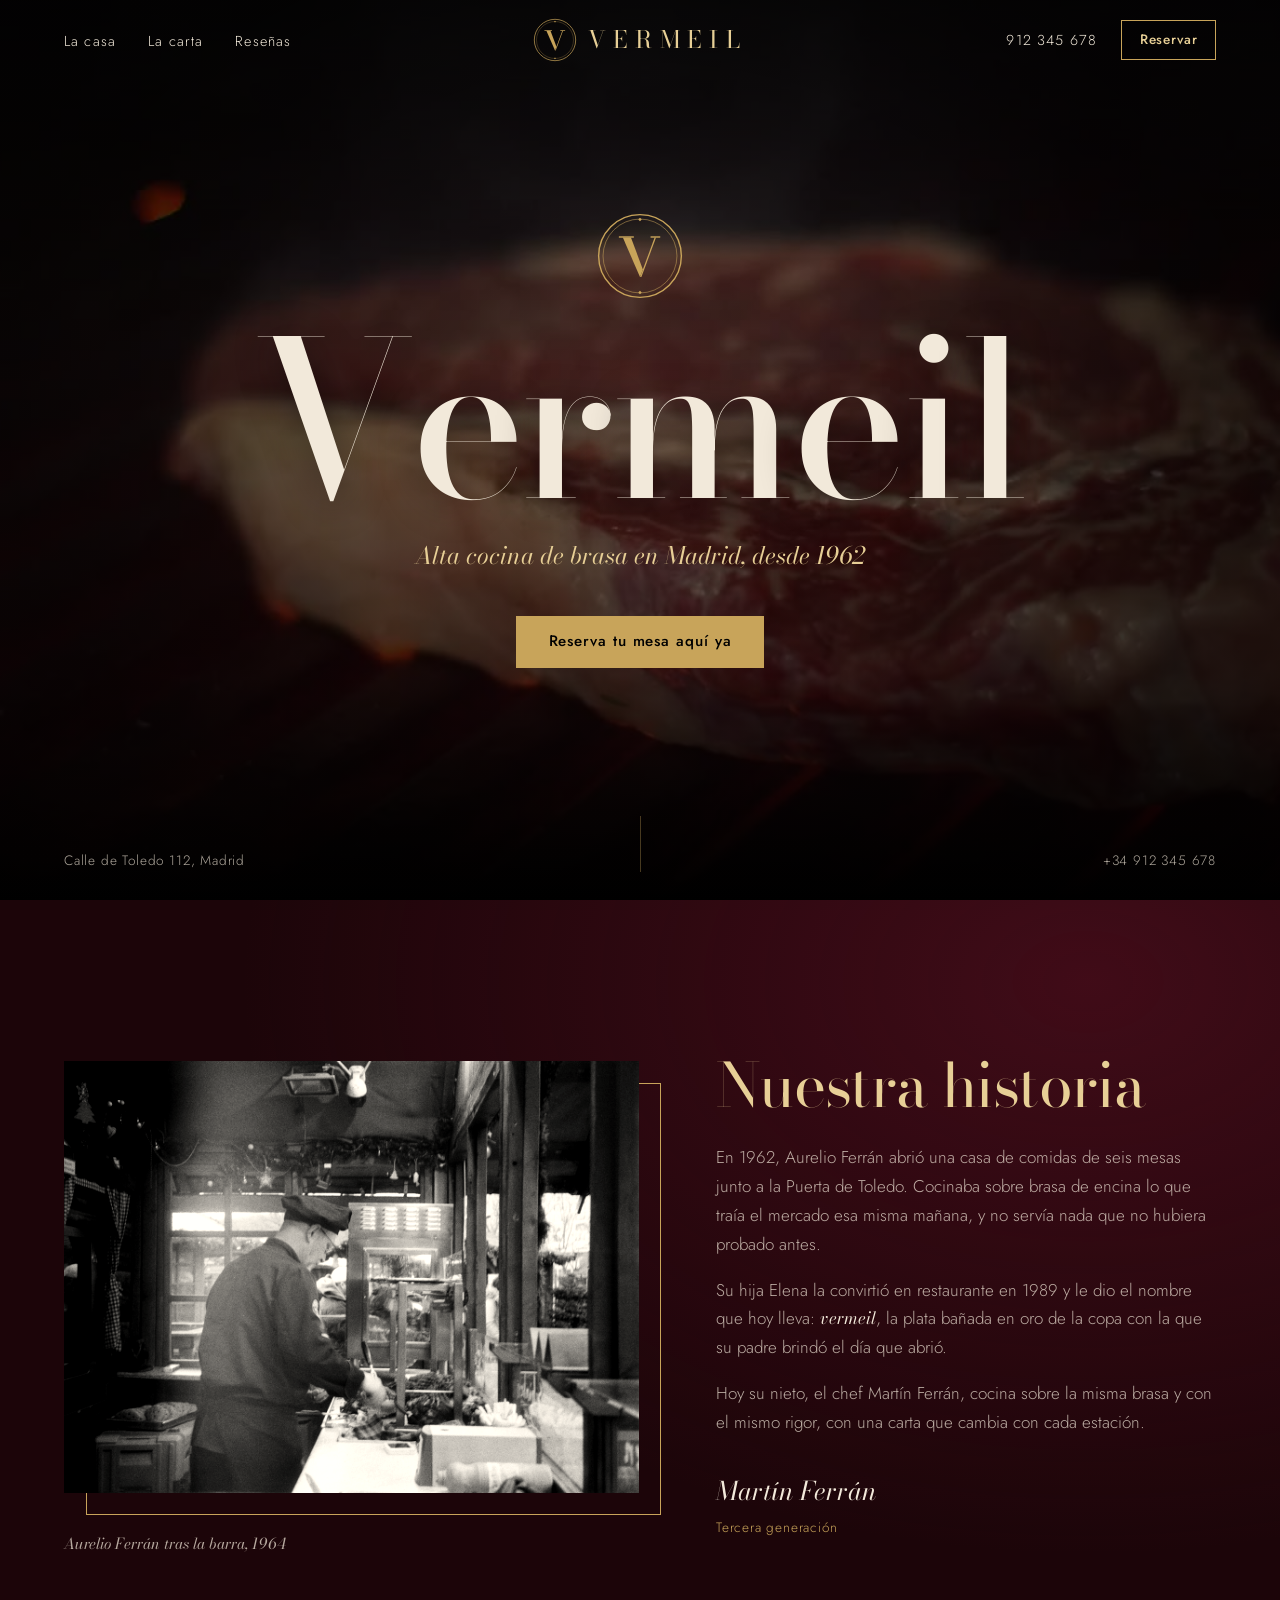
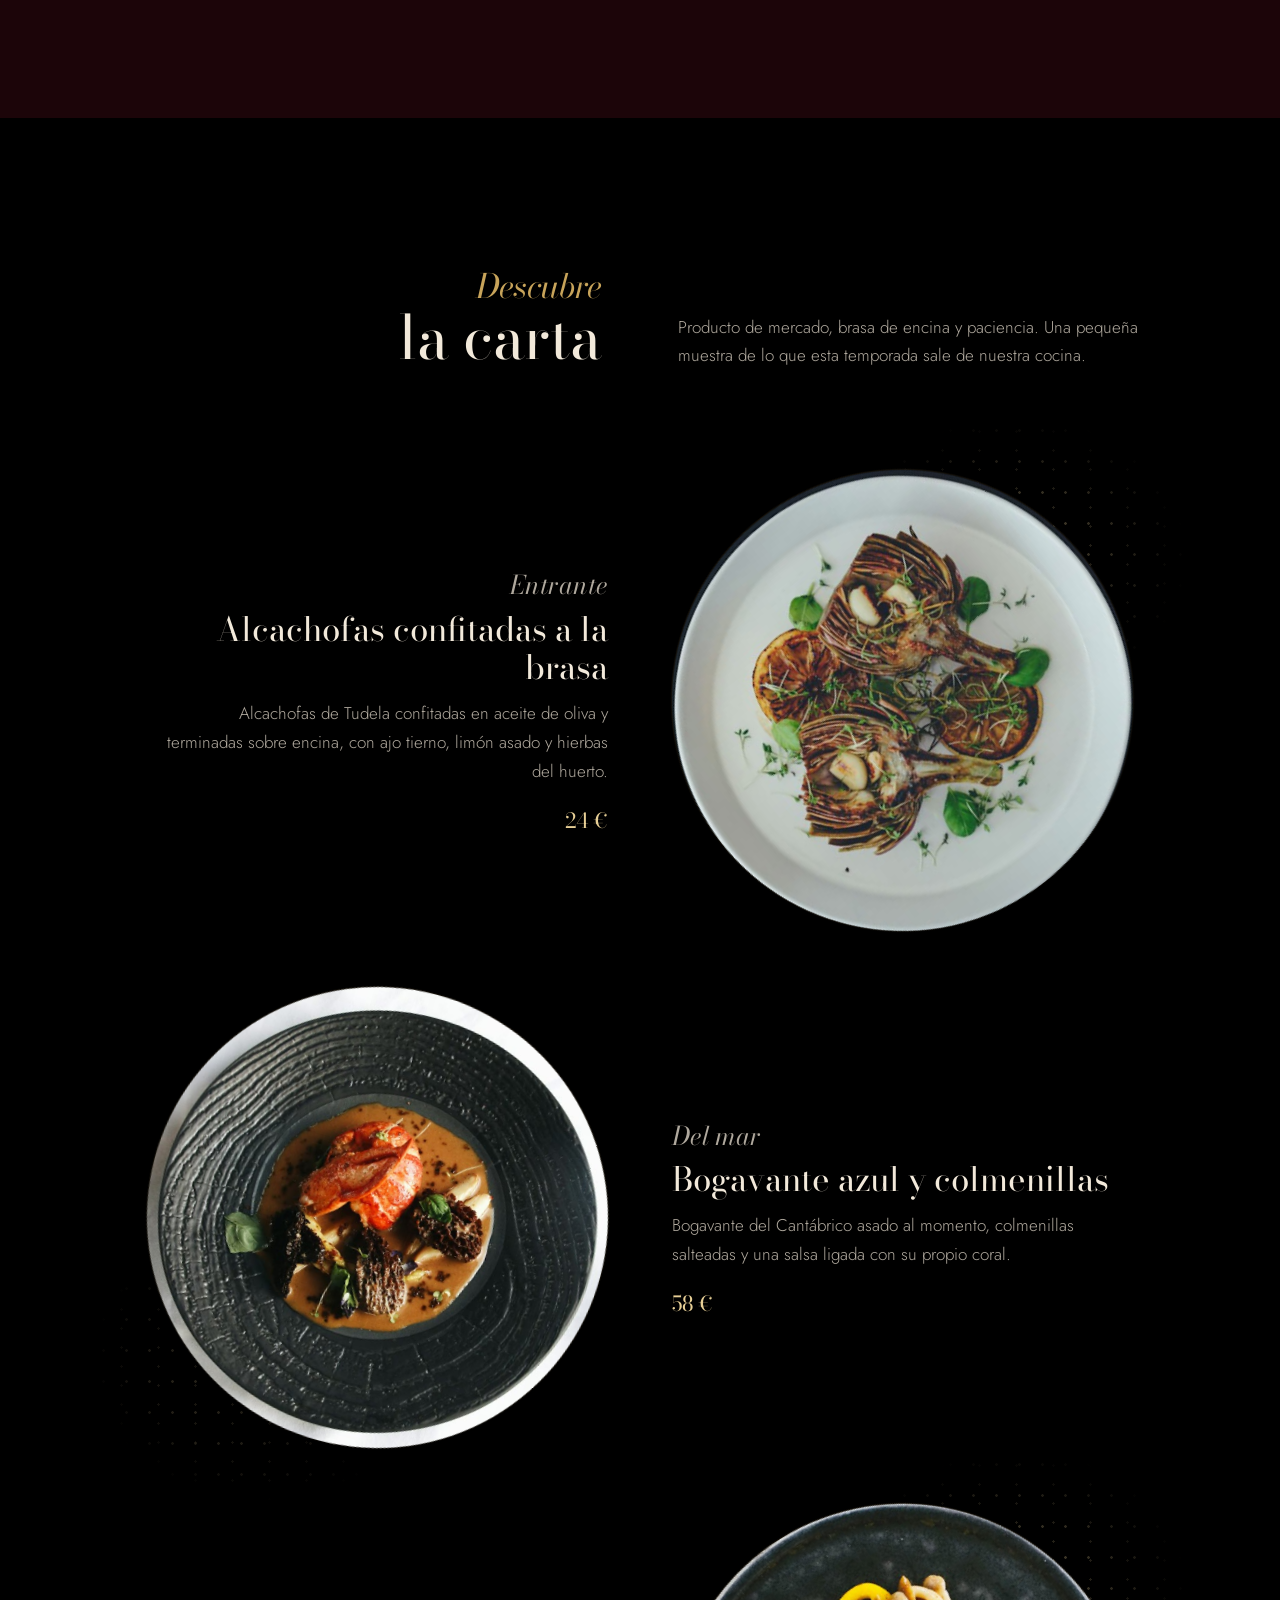
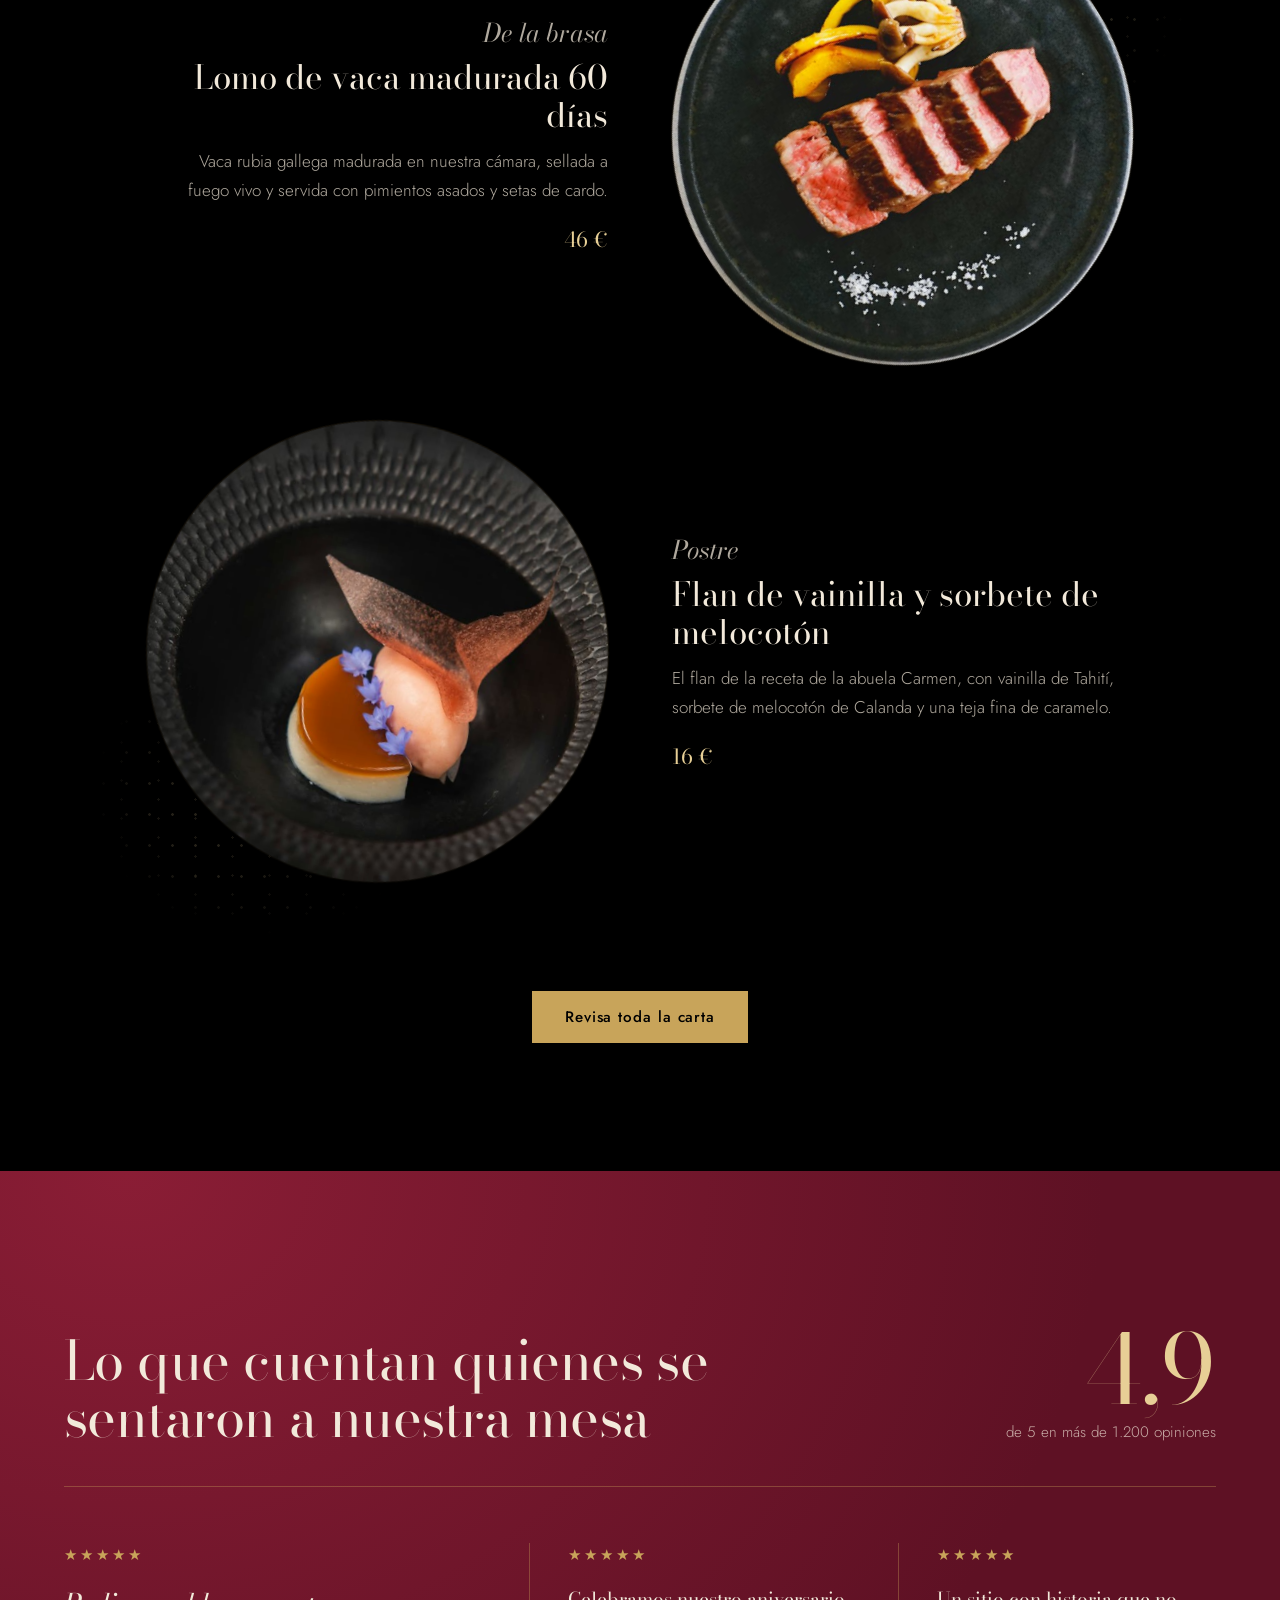
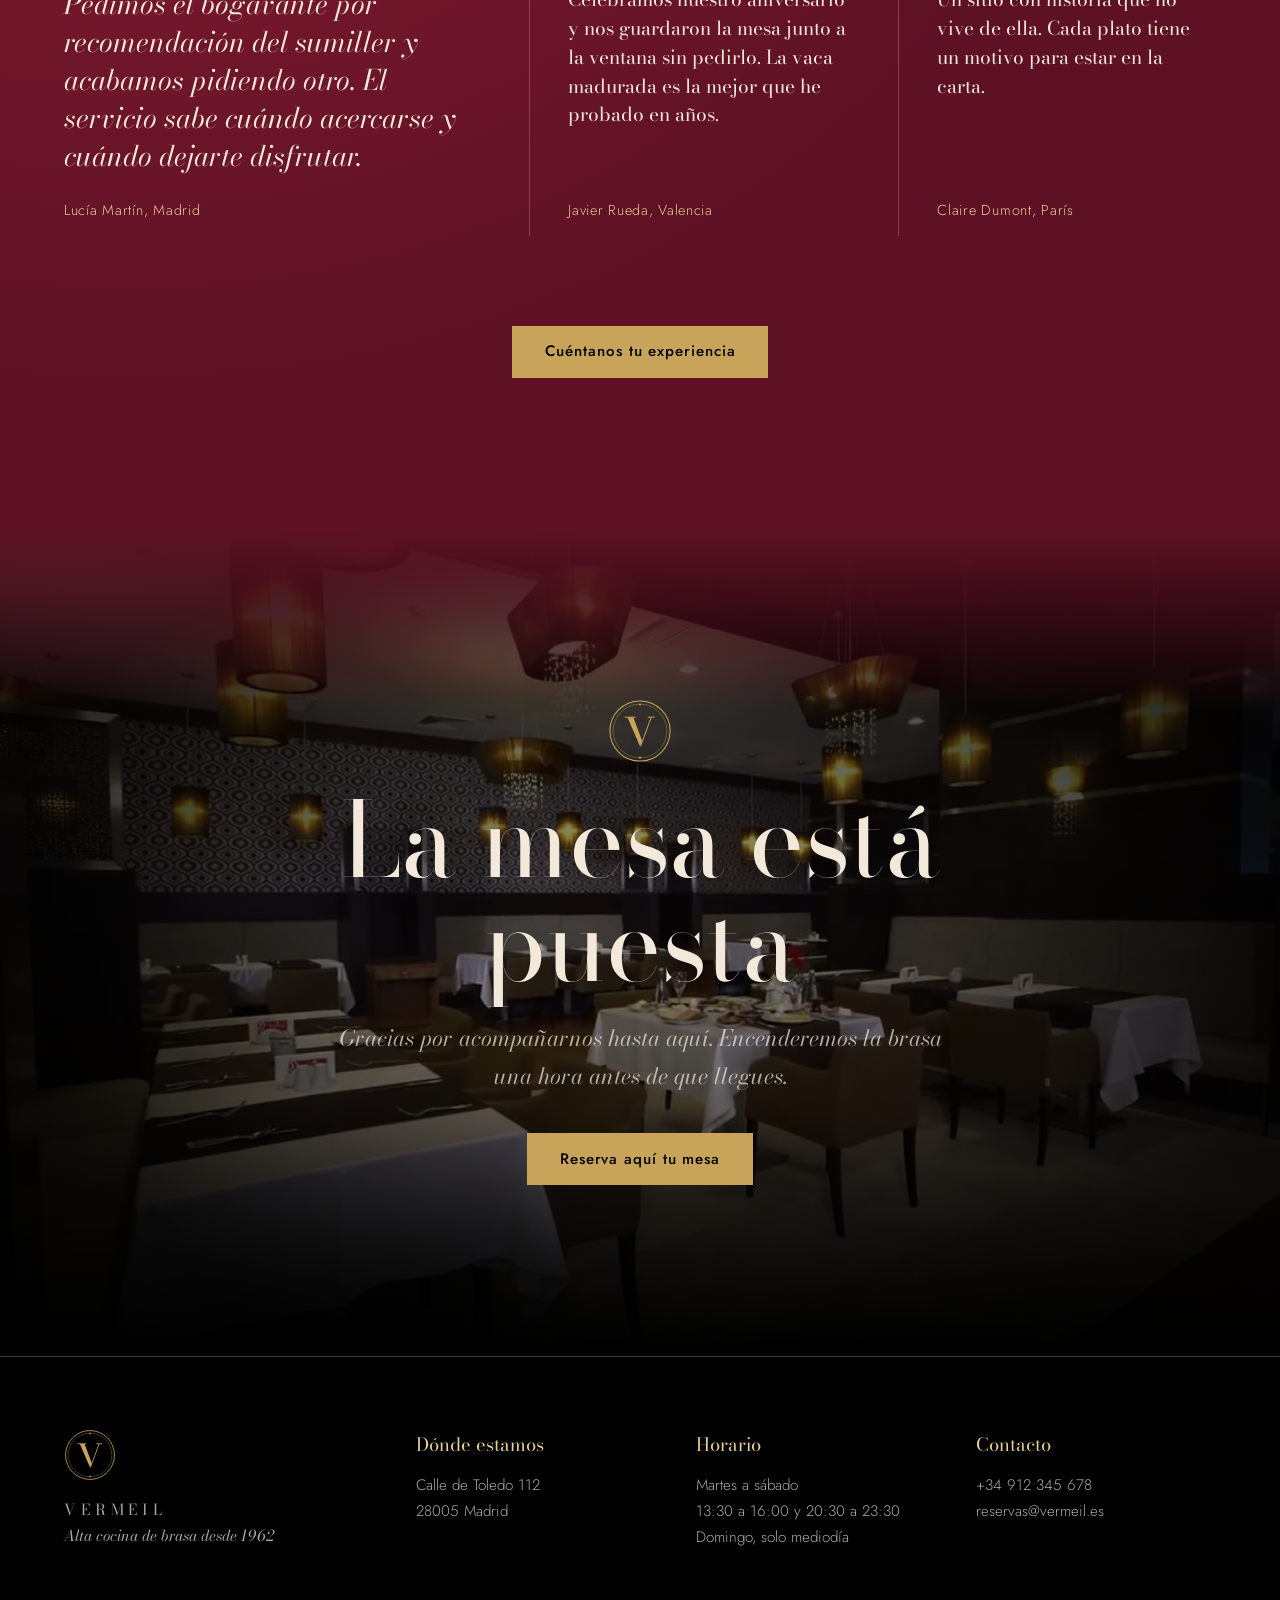
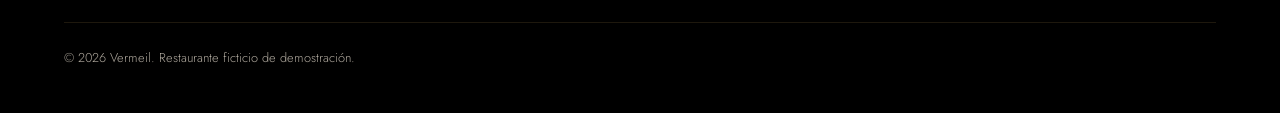
<file: index.html>
<!doctype html>
<html lang="es">
<head>
  <meta charset="utf-8">
  <meta name="viewport" content="width=device-width, initial-scale=1">
  <title>Vermeil | Alta cocina de brasa en Madrid desde 1962</title>
  <meta name="description" content="Vermeil, restaurante de alta cocina de brasa en Madrid desde 1962. Tres generaciones de la familia Ferrán, producto de temporada y brasa de encina. Reserva tu mesa online.">
  <meta name="theme-color" content="#000000">
  <link rel="icon" href="assets/img/logo.svg" type="image/svg+xml">
  <link rel="canonical" href="https://webderestaurantedeprueba.vercel.app/">

  <meta property="og:type" content="restaurant">
  <meta property="og:title" content="Vermeil | Alta cocina de brasa en Madrid">
  <meta property="og:description" content="Tres generaciones cocinando sobre brasa de encina. Reserva tu mesa.">
  <meta property="og:image" content="assets/img/salon-poster.jpg">
  <meta property="og:locale" content="es_ES">

  <link rel="preconnect" href="https://fonts.googleapis.com">
  <link rel="preconnect" href="https://fonts.gstatic.com" crossorigin>
  <link href="https://fonts.googleapis.com/css2?family=Bodoni+Moda:ital,opsz,wght@0,6..96,400..700;1,6..96,400..600&family=Jost:wght@300;400;500&display=swap" rel="stylesheet">
  <link rel="stylesheet" href="styles.css">
  <script>document.documentElement.classList.add('js')</script>

  <script type="application/ld+json">
  {
    "@context": "https://schema.org",
    "@type": "Restaurant",
    "name": "Vermeil",
    "foundingDate": "1962",
    "servesCuisine": ["Cocina de brasa", "Cocina española de autor"],
    "priceRange": "€€€€",
    "telephone": "+34 912 345 678",
    "email": "reservas@vermeil.es",
    "address": {
      "@type": "PostalAddress",
      "streetAddress": "Calle de Toledo 112",
      "postalCode": "28005",
      "addressLocality": "Madrid",
      "addressCountry": "ES"
    },
    "openingHours": ["Tu-Sa 13:30-16:00", "Tu-Sa 20:30-23:30", "Su 13:30-16:00"],
    "acceptsReservations": "True",
    "menu": "carta.html"
  }
  </script>
</head>
<body>
  <a class="skip" href="#historia">Saltar al contenido</a>

  <header class="site-header" id="top">
    <nav class="nav" aria-label="Principal">
      <ul class="nav-links">
        <li><a href="#historia">La casa</a></li>
        <li><a href="#carta">La carta</a></li>
        <li><a href="#resenas">Reseñas</a></li>
      </ul>
      <a class="brand" href="#top" aria-label="Vermeil, inicio">
        <img src="assets/img/logo.svg" alt="" width="44" height="44">
        <span class="brand-word">Vermeil</span>
      </a>
      <div class="nav-end">
        <a class="nav-phone" href="tel:+34912345678">912 345 678</a>
        <button class="btn btn-ghost btn-sm" type="button" data-open="reserva">Reservar</button>
      </div>
    </nav>
  </header>

  <main>
    <!-- 1. Hero -->
    <section class="hero" aria-labelledby="hero-title">
      <video class="hero-video" autoplay muted loop playsinline preload="auto" poster="assets/img/hero-poster.jpg" aria-hidden="true">
        <source src="assets/video/hero.mp4" type="video/mp4">
      </video>
      <div class="hero-shade" aria-hidden="true"></div>

      <div class="hero-inner">
        <img class="hero-seal" src="assets/img/logo.svg" alt="" width="88" height="88">
        <h1 id="hero-title" class="hero-title" aria-label="Vermeil">
          <span>V</span><span>e</span><span>r</span><span>m</span><span>e</span><span>i</span><span>l</span>
        </h1>
        <p class="hero-sub">Alta cocina de brasa en Madrid, desde 1962</p>
        <button class="btn btn-gold" type="button" data-open="reserva">Reserva tu mesa aquí ya</button>
      </div>

      <div class="hero-foot">
        <span>Calle de Toledo 112, Madrid</span>
        <a href="#historia" class="scroll-cue" aria-label="Bajar a nuestra historia"><span></span></a>
        <a href="tel:+34912345678">+34 912 345 678</a>
      </div>
    </section>

    <!-- 2. Historia -->
    <section class="historia" id="historia" aria-labelledby="historia-title">
      <div class="wrap historia-grid">
        <figure class="historia-photo">
          <div class="historia-frame"><img src="assets/img/historia.jpg" alt="Aurelio Ferrán trabajando tras la barra de la primera casa de comidas" width="1400" height="928" loading="lazy"></div>
          <figcaption>Aurelio Ferrán tras la barra, 1964</figcaption>
        </figure>
        <div class="historia-text">
          <h2 id="historia-title" class="h-display">Nuestra historia</h2>
          <p>En 1962, Aurelio Ferrán abrió una casa de comidas de seis mesas junto a la Puerta de Toledo. Cocinaba sobre brasa de encina lo que traía el mercado esa misma mañana, y no servía nada que no hubiera probado antes.</p>
          <p>Su hija Elena la convirtió en restaurante en 1989 y le dio el nombre que hoy lleva: <em>vermeil</em>, la plata bañada en oro de la copa con la que su padre brindó el día que abrió.</p>
          <p>Hoy su nieto, el chef Martín Ferrán, cocina sobre la misma brasa y con el mismo rigor, con una carta que cambia con cada estación.</p>
          <p class="signature">Martín Ferrán<small>Tercera generación</small></p>
        </div>
      </div>
    </section>

    <!-- 3. Carta -->
    <section class="carta" id="carta" aria-labelledby="carta-title">
      <div class="wrap">
        <header class="carta-head">
          <h2 id="carta-title" class="h-display"><em>Descubre</em> la carta</h2>
          <p>Producto de mercado, brasa de encina y paciencia. Una pequeña muestra de lo que esta temporada sale de nuestra cocina.</p>
        </header>

        <ol class="dishes">
          <li class="dish">
            <div class="dish-text">
              <p class="dish-kind">Entrante</p>
              <h3>Alcachofas confitadas a la brasa</h3>
              <p>Alcachofas de Tudela confitadas en aceite de oliva y terminadas sobre encina, con ajo tierno, limón asado y hierbas del huerto.</p>
              <p class="price">24 €</p>
            </div>
            <div class="dish-plate"><img src="assets/img/plato-alcachofa.jpg" alt="Alcachofas confitadas con limón asado en plato blanco" width="720" height="720" loading="lazy"></div>
          </li>
          <li class="dish">
            <div class="dish-text">
              <p class="dish-kind">Del mar</p>
              <h3>Bogavante azul y colmenillas</h3>
              <p>Bogavante del Cantábrico asado al momento, colmenillas salteadas y una salsa ligada con su propio coral.</p>
              <p class="price">58 €</p>
            </div>
            <div class="dish-plate"><img src="assets/img/plato-bogavante.jpg" alt="Bogavante con colmenillas y salsa en plato negro" width="720" height="720" loading="lazy"></div>
          </li>
          <li class="dish">
            <div class="dish-text">
              <p class="dish-kind">De la brasa</p>
              <h3>Lomo de vaca madurada 60 días</h3>
              <p>Vaca rubia gallega madurada en nuestra cámara, sellada a fuego vivo y servida con pimientos asados y setas de cardo.</p>
              <p class="price">46 €</p>
            </div>
            <div class="dish-plate"><img src="assets/img/plato-vaca.jpg" alt="Lomo de vaca madurada en lonchas con setas y escamas de sal" width="720" height="720" loading="lazy"></div>
          </li>
          <li class="dish">
            <div class="dish-text">
              <p class="dish-kind">Postre</p>
              <h3>Flan de vainilla y sorbete de melocotón</h3>
              <p>El flan de la receta de la abuela Carmen, con vainilla de Tahití, sorbete de melocotón de Calanda y una teja fina de caramelo.</p>
              <p class="price">16 €</p>
            </div>
            <div class="dish-plate"><img src="assets/img/plato-postre.jpg" alt="Flan con sorbete de melocotón y flores en plato negro" width="720" height="720" loading="lazy"></div>
          </li>
        </ol>

        <div class="carta-cta">
          <a class="btn btn-gold" href="carta.html">Revisa toda la carta</a>
        </div>
      </div>
    </section>

    <!-- 4. Reseñas -->
    <section class="resenas" id="resenas" aria-labelledby="resenas-title">
      <div class="wrap">
        <div class="resenas-head">
          <h2 id="resenas-title" class="h-display">Lo que cuentan quienes se sentaron a nuestra mesa</h2>
          <p class="score"><strong>4,9</strong><span>de 5 en más de 1.200 opiniones</span></p>
        </div>

        <ul class="reviews" id="reviews">
          <li class="review review-lead">
            <p class="stars" aria-label="5 de 5 estrellas">★★★★★</p>
            <blockquote>Pedimos el bogavante por recomendación del sumiller y acabamos pidiendo otro. El servicio sabe cuándo acercarse y cuándo dejarte disfrutar.</blockquote>
            <p class="who">Lucía Martín, Madrid</p>
          </li>
          <li class="review">
            <p class="stars" aria-label="5 de 5 estrellas">★★★★★</p>
            <blockquote>Celebramos nuestro aniversario y nos guardaron la mesa junto a la ventana sin pedirlo. La vaca madurada es la mejor que he probado en años.</blockquote>
            <p class="who">Javier Rueda, Valencia</p>
          </li>
          <li class="review">
            <p class="stars" aria-label="5 de 5 estrellas">★★★★★</p>
            <blockquote>Un sitio con historia que no vive de ella. Cada plato tiene un motivo para estar en la carta.</blockquote>
            <p class="who">Claire Dumont, París</p>
          </li>
        </ul>

        <div class="resenas-cta">
          <button class="btn btn-gold" type="button" data-open="opinion">Cuéntanos tu experiencia</button>
        </div>
      </div>
    </section>

    <!-- 5. Despedida -->
    <section class="despedida" aria-labelledby="despedida-title">
      <video class="despedida-video" autoplay muted loop playsinline preload="metadata" poster="assets/img/salon-poster.jpg" aria-hidden="true">
        <source src="assets/video/salon.mp4" type="video/mp4">
      </video>
      <div class="despedida-shade" aria-hidden="true"></div>
      <div class="despedida-inner">
        <img src="assets/img/logo.svg" alt="" width="64" height="64">
        <h2 id="despedida-title" class="despedida-title">La mesa está puesta</h2>
        <p>Gracias por acompañarnos hasta aquí. Encenderemos la brasa una hora antes de que llegues.</p>
        <button class="btn btn-gold" type="button" data-open="reserva">Reserva aquí tu mesa</button>
      </div>
    </section>
  </main>

  <footer class="site-footer">
    <div class="wrap footer-grid">
      <div class="footer-brand">
        <img src="assets/img/logo.svg" alt="" width="52" height="52">
        <p class="brand-word">Vermeil</p>
        <p>Alta cocina de brasa desde 1962</p>
      </div>
      <div>
        <h3>Dónde estamos</h3>
        <p>Calle de Toledo 112<br>28005 Madrid</p>
      </div>
      <div>
        <h3>Horario</h3>
        <p>Martes a sábado<br>13:30 a 16:00 y 20:30 a 23:30<br>Domingo, solo mediodía</p>
      </div>
      <div>
        <h3>Contacto</h3>
        <p><a href="tel:+34912345678">+34 912 345 678</a><br><a href="mailto:reservas@vermeil.es">reservas@vermeil.es</a></p>
      </div>
    </div>
    <p class="wrap legal">© <span id="year">2026</span> Vermeil. Restaurante ficticio de demostración.</p>
  </footer>

  <!-- Diálogo: reserva -->
  <dialog class="modal" id="reserva" aria-labelledby="reserva-title">
    <form method="dialog" class="modal-body" data-form="reserva" novalidate>
      <button class="modal-close" type="button" data-close aria-label="Cerrar">×</button>
      <div class="modal-step" data-step="form">
        <h2 id="reserva-title" class="h-display">Reserva tu mesa</h2>
        <p class="modal-intro">Te confirmaremos la reserva por teléfono en menos de dos horas.</p>
        <div class="field-row">
          <label>Fecha<input type="date" name="fecha" required></label>
          <label>Hora
            <select name="hora" required>
              <option value="">Elige</option>
              <optgroup label="Comida"><option>13:30</option><option>14:00</option><option>14:30</option><option>15:00</option></optgroup>
              <optgroup label="Cena"><option>20:30</option><option>21:00</option><option>21:30</option><option>22:00</option><option>22:30</option></optgroup>
            </select>
          </label>
          <label>Personas
            <select name="personas" required>
              <option>1</option><option selected>2</option><option>3</option><option>4</option><option>5</option><option>6</option><option>7</option><option>8</option>
            </select>
          </label>
        </div>
        <label>Nombre<input type="text" name="nombre" autocomplete="name" required></label>
        <label>Teléfono<input type="tel" name="telefono" autocomplete="tel" required pattern="[0-9+ ]{9,}"></label>
        <label>Comentarios <span class="opt">(opcional)</span><textarea name="notas" rows="2" placeholder="Alergias, celebraciones, preferencias de mesa"></textarea></label>
        <p class="form-error" role="alert" hidden>Revisa los campos marcados para completar la reserva.</p>
        <button class="btn btn-gold btn-block" type="submit">Solicitar reserva</button>
      </div>
      <div class="modal-step" data-step="done" hidden>
        <h2 class="h-display">Reserva solicitada</h2>
        <p class="modal-intro" data-summary></p>
        <button class="btn btn-ghost btn-block" type="button" data-close>Cerrar</button>
      </div>
    </form>
  </dialog>

  <!-- Diálogo: opinión -->
  <dialog class="modal" id="opinion" aria-labelledby="opinion-title">
    <form method="dialog" class="modal-body" data-form="opinion" novalidate>
      <button class="modal-close" type="button" data-close aria-label="Cerrar">×</button>
      <div class="modal-step" data-step="form">
        <h2 id="opinion-title" class="h-display">Cuéntanos tu experiencia</h2>
        <fieldset class="rating">
          <legend>Tu valoración</legend>
          <input type="radio" id="r5" name="estrellas" value="5" checked><label for="r5" title="5 estrellas">★</label>
          <input type="radio" id="r4" name="estrellas" value="4"><label for="r4" title="4 estrellas">★</label>
          <input type="radio" id="r3" name="estrellas" value="3"><label for="r3" title="3 estrellas">★</label>
          <input type="radio" id="r2" name="estrellas" value="2"><label for="r2" title="2 estrellas">★</label>
          <input type="radio" id="r1" name="estrellas" value="1"><label for="r1" title="1 estrella">★</label>
        </fieldset>
        <label>Nombre y ciudad<input type="text" name="nombre" placeholder="Ana López, Sevilla" required></label>
        <label>Tu opinión<textarea name="texto" rows="4" required minlength="10"></textarea></label>
        <p class="form-error" role="alert" hidden>Escribe tu nombre y al menos una frase sobre tu visita.</p>
        <button class="btn btn-gold btn-block" type="submit">Publicar opinión</button>
      </div>
      <div class="modal-step" data-step="done" hidden>
        <h2 class="h-display">Opinión publicada</h2>
        <p class="modal-intro">Gracias por contarnos tu visita. Ya aparece junto al resto de reseñas.</p>
        <button class="btn btn-ghost btn-block" type="button" data-close>Cerrar</button>
      </div>
    </form>
  </dialog>

  <script src="main.js" defer></script>
</body>
</html>
</file>
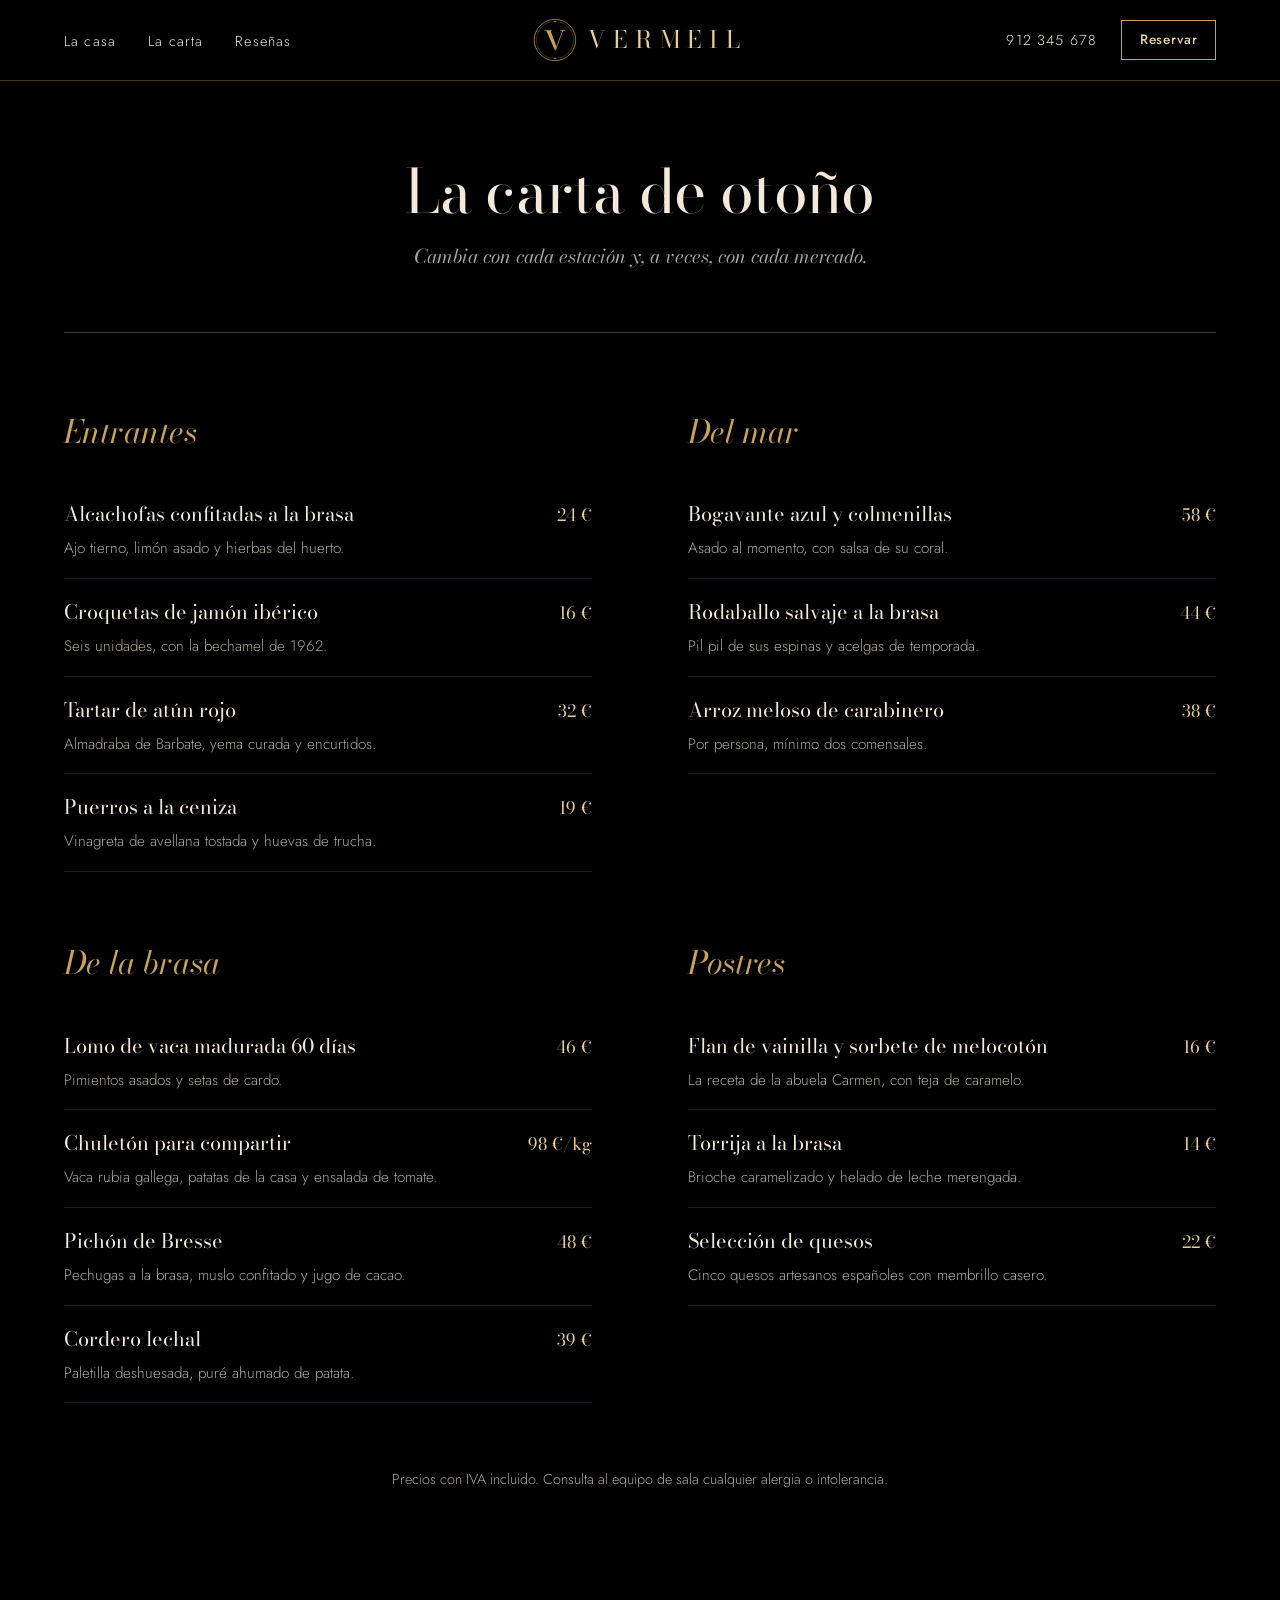
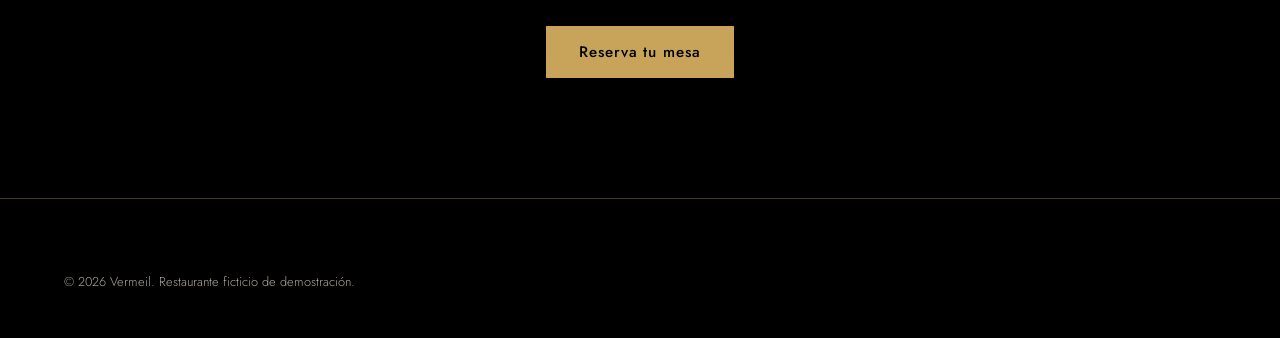
<file: carta.html>
<!doctype html>
<html lang="es">
<head>
  <meta charset="utf-8">
  <meta name="viewport" content="width=device-width, initial-scale=1">
  <title>La carta | Vermeil, alta cocina de brasa en Madrid</title>
  <meta name="description" content="Carta de otoño de Vermeil: entrantes, pescados y mariscos, carnes a la brasa de encina y postres. Precios con IVA incluido.">
  <meta name="theme-color" content="#000000">
  <link rel="icon" href="assets/img/logo.svg" type="image/svg+xml">
  <link rel="preconnect" href="https://fonts.googleapis.com">
  <link rel="preconnect" href="https://fonts.gstatic.com" crossorigin>
  <link href="https://fonts.googleapis.com/css2?family=Bodoni+Moda:ital,opsz,wght@0,6..96,400..700;1,6..96,400..600&family=Jost:wght@300;400;500&display=swap" rel="stylesheet">
  <link rel="stylesheet" href="styles.css">
</head>
<body>
  <header class="site-header is-solid">
    <nav class="nav" aria-label="Principal">
      <ul class="nav-links">
        <li><a href="index.html#historia">La casa</a></li>
        <li><a href="index.html#carta">La carta</a></li>
        <li><a href="index.html#resenas">Reseñas</a></li>
      </ul>
      <a class="brand" href="index.html" aria-label="Vermeil, inicio">
        <img src="assets/img/logo.svg" alt="" width="44" height="44">
        <span class="brand-word">Vermeil</span>
      </a>
      <div class="nav-end">
        <a class="nav-phone" href="tel:+34912345678">912 345 678</a>
        <a class="btn btn-ghost btn-sm" href="index.html#reservar">Reservar</a>
      </div>
    </nav>
  </header>

  <main>
    <div class="wrap page-head">
      <h1 class="h-display">La carta de otoño</h1>
      <p>Cambia con cada estación y, a veces, con cada mercado.</p>
    </div>

    <div class="wrap menu-full">
      <section class="menu-group" aria-labelledby="g1">
        <h2 id="g1">Entrantes</h2>
        <ul>
          <li><div class="menu-item-top"><h3>Alcachofas confitadas a la brasa</h3><span>24 €</span></div><p>Ajo tierno, limón asado y hierbas del huerto.</p></li>
          <li><div class="menu-item-top"><h3>Croquetas de jamón ibérico</h3><span>16 €</span></div><p>Seis unidades, con la bechamel de 1962.</p></li>
          <li><div class="menu-item-top"><h3>Tartar de atún rojo</h3><span>32 €</span></div><p>Almadraba de Barbate, yema curada y encurtidos.</p></li>
          <li><div class="menu-item-top"><h3>Puerros a la ceniza</h3><span>19 €</span></div><p>Vinagreta de avellana tostada y huevas de trucha.</p></li>
        </ul>
      </section>

      <section class="menu-group" aria-labelledby="g2">
        <h2 id="g2">Del mar</h2>
        <ul>
          <li><div class="menu-item-top"><h3>Bogavante azul y colmenillas</h3><span>58 €</span></div><p>Asado al momento, con salsa de su coral.</p></li>
          <li><div class="menu-item-top"><h3>Rodaballo salvaje a la brasa</h3><span>44 €</span></div><p>Pil pil de sus espinas y acelgas de temporada.</p></li>
          <li><div class="menu-item-top"><h3>Arroz meloso de carabinero</h3><span>38 €</span></div><p>Por persona, mínimo dos comensales.</p></li>
        </ul>
      </section>

      <section class="menu-group" aria-labelledby="g3">
        <h2 id="g3">De la brasa</h2>
        <ul>
          <li><div class="menu-item-top"><h3>Lomo de vaca madurada 60 días</h3><span>46 €</span></div><p>Pimientos asados y setas de cardo.</p></li>
          <li><div class="menu-item-top"><h3>Chuletón para compartir</h3><span>98 €/kg</span></div><p>Vaca rubia gallega, patatas de la casa y ensalada de tomate.</p></li>
          <li><div class="menu-item-top"><h3>Pichón de Bresse</h3><span>48 €</span></div><p>Pechugas a la brasa, muslo confitado y jugo de cacao.</p></li>
          <li><div class="menu-item-top"><h3>Cordero lechal</h3><span>39 €</span></div><p>Paletilla deshuesada, puré ahumado de patata.</p></li>
        </ul>
      </section>

      <section class="menu-group" aria-labelledby="g4">
        <h2 id="g4">Postres</h2>
        <ul>
          <li><div class="menu-item-top"><h3>Flan de vainilla y sorbete de melocotón</h3><span>16 €</span></div><p>La receta de la abuela Carmen, con teja de caramelo.</p></li>
          <li><div class="menu-item-top"><h3>Torrija a la brasa</h3><span>14 €</span></div><p>Brioche caramelizado y helado de leche merengada.</p></li>
          <li><div class="menu-item-top"><h3>Selección de quesos</h3><span>22 €</span></div><p>Cinco quesos artesanos españoles con membrillo casero.</p></li>
        </ul>
      </section>

      <p class="menu-note">Precios con IVA incluido. Consulta al equipo de sala cualquier alergia o intolerancia.</p>
    </div>

    <div class="carta-cta" style="margin: 0 0 120px;">
      <a class="btn btn-gold" href="index.html#reservar">Reserva tu mesa</a>
    </div>
  </main>

  <footer class="site-footer">
    <p class="wrap legal" style="margin-top:0;border-top:0;padding-top:0">© 2026 Vermeil. Restaurante ficticio de demostración.</p>
  </footer>
</body>
</html>
</file>
<file: styles.css>
/* Vermeil: negro, burdeos y dorado */
:root {
  --black: #000000;
  --wine-deep: #1c0509;
  --wine: #5e1124;
  --wine-bright: #8a1d35;
  --gold: #c8a45a;
  --gold-light: #e7cf96;
  --ivory: #f2e9da;
  --ivory-dim: rgba(242, 233, 218, .72);
  --line: rgba(200, 164, 90, .35);

  --display: "Bodoni Moda", "Didot", "Bodoni 72", Georgia, serif;
  --body: "Jost", "Helvetica Neue", Arial, sans-serif;

  --gutter: clamp(16px, 5vw, 64px);
  --wrap: 1200px;
  --ease: cubic-bezier(.2, .7, .1, 1);
}

*, *::before, *::after { box-sizing: border-box; }
html { scroll-behavior: smooth; -webkit-text-size-adjust: 100%; }
body {
  margin: 0;
  background: var(--black);
  color: var(--ivory);
  font-family: var(--body);
  font-weight: 300;
  font-size: 1.0625rem;
  line-height: 1.7;
  overflow-x: hidden;
}
img, video { display: block; max-width: 100%; }
img { height: auto; }
a { color: inherit; }
h1, h2, h3 { margin: 0; font-weight: 400; }
p { margin: 0 0 1em; }
:focus-visible { outline: 2px solid var(--gold-light); outline-offset: 3px; }

.wrap { width: min(100% - 2 * var(--gutter), var(--wrap)); margin-inline: auto; }

.skip {
  position: absolute; left: 16px; top: -60px; z-index: 100;
  background: var(--gold); color: var(--black); padding: .6em 1em; text-decoration: none;
}
.skip:focus { top: 16px; }

.h-display {
  font-family: var(--display);
  font-weight: 400;
  font-size: clamp(2.4rem, 5vw, 3.8rem);
  line-height: 1.05;
  letter-spacing: -.01em;
}

/* Botones */
.btn {
  --b: var(--gold);
  display: inline-flex; align-items: center; justify-content: center;
  min-height: 52px; padding: .85em 2.1em;
  font: 500 .95rem/1 var(--body); letter-spacing: .06em;
  text-decoration: none; cursor: pointer;
  border: 1px solid var(--b); border-radius: 0;
  transition: background-color .3s var(--ease), color .3s var(--ease);
}
.btn-gold { background: var(--gold); color: var(--black); }
.btn-gold:hover { background: var(--gold-light); }
.btn-ghost { background: transparent; color: var(--gold-light); }
.btn-ghost:hover { background: var(--gold); color: var(--black); }
.btn-sm { min-height: 40px; padding: .6em 1.3em; font-size: .85rem; }
.btn-block { width: 100%; }

/* Cabecera */
.site-header {
  position: fixed; inset: 0 0 auto; z-index: 50;
  transition: background-color .4s var(--ease), border-color .4s var(--ease);
  border-bottom: 1px solid transparent;
}
.site-header.is-solid {
  background: rgba(0, 0, 0, .92);
  border-bottom-color: var(--line);
  backdrop-filter: blur(8px);
}
.nav {
  display: grid; grid-template-columns: 1fr auto 1fr; align-items: center;
  padding: 18px var(--gutter);
}
.nav-links { display: flex; gap: 2rem; list-style: none; margin: 0; padding: 0; }
.nav-links a, .nav-phone {
  text-decoration: none; font-size: .9rem; letter-spacing: .08em; color: var(--ivory);
  transition: color .25s;
}
.nav-links a:hover, .nav-phone:hover { color: var(--gold-light); }
.brand { display: flex; align-items: center; gap: .7rem; text-decoration: none; }
.brand-word {
  font-family: var(--display); font-size: 1.5rem; letter-spacing: .32em; text-transform: uppercase;
  color: var(--gold-light); margin: 0;
}
.nav-end { display: flex; justify-content: flex-end; align-items: center; gap: 1.5rem; }

/* 1. Hero */
.hero {
  position: relative; min-height: 100svh; display: grid; place-items: center;
  overflow: hidden; isolation: isolate; text-align: center;
}
.hero-video, .despedida-video {
  position: absolute; inset: 0; width: 100%; height: 100%; object-fit: cover; z-index: -2;
}
.hero-shade {
  position: absolute; inset: 0; z-index: -1;
  background:
    radial-gradient(ellipse at 50% 45%, rgba(0,0,0,.15) 0%, rgba(0,0,0,.65) 70%),
    linear-gradient(180deg, rgba(0,0,0,.7) 0%, rgba(0,0,0,.2) 30%, rgba(28,5,9,.55) 75%, #000 100%);
}
.hero-inner { padding: 120px var(--gutter) 140px; }
.hero-seal { width: clamp(64px, 8vw, 88px); height: auto; margin: 0 auto 1.4rem; }
.hero-title {
  font-family: var(--display); font-weight: 500;
  font-size: clamp(4.2rem, 17vw, 13.5rem); line-height: .9; letter-spacing: -.02em;
  color: var(--ivory);
  text-shadow: 0 6px 40px rgba(0,0,0,.45);
}
.hero-title span { display: inline-block; }
.hero-sub {
  font-family: var(--display); font-style: italic; font-size: clamp(1.1rem, 2.2vw, 1.5rem);
  color: var(--gold-light); margin: 1.2rem 0 2.4rem;
}
.hero-foot {
  position: absolute; left: 0; right: 0; bottom: 0;
  display: grid; grid-template-columns: 1fr auto 1fr; align-items: end;
  padding: 0 var(--gutter) 28px; font-size: .85rem; letter-spacing: .06em; color: var(--ivory-dim);
}
.hero-foot > :first-child { text-align: left; }
.hero-foot > :last-child { text-align: right; text-decoration: none; }
.scroll-cue { display: block; width: 1px; height: 56px; background: var(--line); position: relative; overflow: hidden; }
.scroll-cue span {
  position: absolute; left: 0; top: -40%; width: 1px; height: 40%; background: var(--gold-light);
  animation: cue 2.4s var(--ease) infinite;
}
@keyframes cue { to { top: 100%; } }

/* Secuencia de entrada: el único momento orquestado */
.js .hero-title span, .js .hero-seal, .js .hero-sub, .js .hero-inner .btn, .js .hero-video {
  opacity: 0;
}
.js .hero-title span { transform: translateY(.35em); }
.is-loaded .hero-video { opacity: 1; transition: opacity 1.6s ease; }
.is-loaded .hero-seal { opacity: 1; transition: opacity 1s .3s; }
.is-loaded .hero-title span {
  opacity: 1; transform: none;
  transition: opacity 1s var(--ease), transform 1.2s var(--ease);
  transition-delay: calc(.5s + var(--i) * .08s);
}
.is-loaded .hero-sub { opacity: 1; transition: opacity 1s 1.2s; }
.is-loaded .hero-inner .btn { opacity: 1; transition: opacity 1s 1.45s, background-color .3s, color .3s; }

/* 2. Historia */
.historia {
  background:
    radial-gradient(ellipse at 85% 10%, rgba(94,17,36,.55), transparent 55%),
    var(--wine-deep);
  padding: clamp(80px, 12vw, 160px) 0;
}
.historia-grid {
  display: grid; grid-template-columns: 1.15fr 1fr; gap: clamp(40px, 6vw, 96px); align-items: center;
}
.historia-photo { margin: 0; position: relative; }
.historia-frame { position: relative; }
.historia-frame::before {
  content: ""; position: absolute; inset: 22px -22px -22px 22px; border: 1px solid var(--gold);
  z-index: 0;
}
.historia-photo img {
  position: relative; z-index: 1; width: 100%; aspect-ratio: 4 / 3; object-fit: cover;
  filter: grayscale(1) contrast(1.05) sepia(.18);
}
.historia-photo figcaption {
  position: relative; z-index: 1; margin-top: 38px;
  font-family: var(--display); font-style: italic; font-size: .95rem; color: var(--ivory-dim);
}
.historia-text .h-display { color: var(--gold-light); margin-bottom: 1.6rem; }
.historia-text p { color: var(--ivory-dim); max-width: 34em; }
.historia-text em { font-family: var(--display); color: var(--ivory); }
.signature {
  margin-top: 2rem; font-family: var(--display); font-style: italic; font-size: 1.6rem;
  color: var(--ivory) !important;
}
.signature small {
  display: block; font-family: var(--body); font-style: normal; font-size: .85rem;
  letter-spacing: .06em; color: var(--gold); margin-top: .2rem;
}

/* 3. Carta */
.carta {
  background: var(--black); padding: clamp(80px, 12vw, 150px) 0 clamp(80px, 10vw, 130px);
  overflow: hidden;
}
.carta-head {
  display: grid; grid-template-columns: 1fr 1fr; gap: clamp(24px, 6vw, 80px); align-items: end;
  margin-bottom: clamp(48px, 8vw, 100px);
}
.carta-head .h-display { text-align: right; }
.carta-head .h-display em {
  display: block; font-style: italic; font-size: .55em; color: var(--gold); margin-bottom: .1em;
}
.carta-head p { color: var(--ivory-dim); max-width: 30em; margin: 0; }

.dishes { list-style: none; margin: 0; padding: 0; display: grid; gap: clamp(56px, 8vw, 40px); }
.dish {
  display: grid; grid-template-columns: 1fr 1fr; align-items: center; gap: clamp(24px, 5vw, 72px);
}
.dish:nth-child(even) .dish-text { order: 2; }
.dish:nth-child(odd) .dish-text { text-align: right; justify-self: end; }
.dish-text { max-width: 26em; }
.dish-kind {
  font-family: var(--display); font-style: italic; font-size: 1.6rem; color: var(--gold); margin-bottom: .2rem;
}
.dish-text h3 {
  font-family: var(--display); font-size: clamp(1.6rem, 2.6vw, 2.1rem); line-height: 1.15; margin-bottom: .8rem;
}
.dish-text p { color: var(--ivory-dim); }
.dish-text .price {
  font-family: var(--display); font-size: 1.3rem; color: var(--gold-light); margin: 0;
}
.dish-plate { position: relative; justify-self: center; }
.dish:nth-child(odd) .dish-plate { justify-self: start; }
.dish:nth-child(even) .dish-plate { justify-self: end; }
/* Polvo de oro alrededor del plato */
.dish-plate::before {
  content: ""; position: absolute; inset: -12%; z-index: 0; pointer-events: none;
  background-image:
    radial-gradient(circle, rgba(231,207,150,.55) 0 1px, transparent 1.6px),
    radial-gradient(circle, rgba(231,207,150,.35) 0 1px, transparent 1.4px);
  background-size: 23px 31px, 37px 19px;
  background-position: 0 0, 11px 7px;
  -webkit-mask-image: radial-gradient(closest-side at 70% 25%, #000 0%, transparent 100%);
          mask-image: radial-gradient(closest-side at 70% 25%, #000 0%, transparent 100%);
  opacity: .8;
}
.dish:nth-child(even) .dish-plate::before {
  -webkit-mask-image: radial-gradient(closest-side at 30% 75%, #000 0%, transparent 100%);
          mask-image: radial-gradient(closest-side at 30% 75%, #000 0%, transparent 100%);
}
.dish-plate img {
  position: relative; z-index: 1;
  width: clamp(240px, 36vw, 470px); aspect-ratio: 1; object-fit: cover; border-radius: 50%;
  box-shadow: 0 40px 70px -20px rgba(0,0,0,.9), 0 0 0 1px rgba(200,164,90,.12);
  transform: rotate(var(--spin, 0deg));
  will-change: transform;
}
.carta-cta { text-align: center; margin-top: clamp(64px, 9vw, 110px); }

/* 4. Reseñas */
.resenas {
  background:
    radial-gradient(ellipse at 10% 0%, var(--wine-bright), transparent 60%),
    var(--wine);
  padding: clamp(80px, 12vw, 150px) 0;
}
.resenas-head {
  display: grid; grid-template-columns: 1.4fr 1fr; gap: 40px; align-items: end;
  border-bottom: 1px solid var(--line); padding-bottom: 40px; margin-bottom: 56px;
}
.resenas-head .h-display { max-width: 14em; font-size: clamp(2.1rem, 4.4vw, 3.4rem); }
.score { margin: 0; justify-self: end; text-align: right; }
.score strong {
  display: block; font-family: var(--display); font-weight: 400; font-size: clamp(3.5rem, 8vw, 6rem);
  line-height: 1; color: var(--gold-light);
}
.score span { color: var(--ivory-dim); font-size: .95rem; }

.reviews {
  list-style: none; margin: 0; padding: 0;
  display: grid; grid-template-columns: 1.3fr 1fr 1fr; gap: clamp(32px, 4vw, 56px);
}
.review { display: flex; flex-direction: column; }
.review + .review { border-left: 1px solid var(--line); padding-left: clamp(24px, 3vw, 48px); }
.stars { color: var(--gold); letter-spacing: .2em; margin-bottom: 1rem; font-size: .95rem; }
.review blockquote {
  margin: 0 0 1.4rem; font-family: var(--display); font-size: 1.2rem; line-height: 1.5; color: var(--ivory);
}
.review-lead blockquote { font-size: clamp(1.45rem, 2.2vw, 1.8rem); line-height: 1.35; font-style: italic; }
.who { margin-top: auto; font-size: .9rem; letter-spacing: .05em; color: var(--gold-light); }
.review.is-new { animation: arrive .8s var(--ease); }
@keyframes arrive { from { opacity: 0; transform: translateY(12px); } }
.resenas-cta { text-align: center; margin-top: clamp(56px, 7vw, 90px); }

/* 5. Despedida */
.despedida {
  position: relative; isolation: isolate; overflow: hidden;
  min-height: 92svh; display: grid; place-items: center; text-align: center;
}
.despedida-shade {
  position: absolute; inset: 0; z-index: -1;
  background:
    linear-gradient(180deg, var(--wine) 0%, rgba(94,17,36,0) 22%),
    radial-gradient(ellipse at center, rgba(0,0,0,.35), rgba(0,0,0,.85) 75%),
    linear-gradient(0deg, #000 0%, transparent 30%);
}
.despedida-inner { padding: 120px var(--gutter); max-width: 760px; }
.despedida-inner img { margin: 0 auto 1.6rem; }
.despedida-title {
  font-family: var(--display); font-size: clamp(3rem, 9vw, 6.5rem); line-height: 1; margin-bottom: 1.4rem;
}
.despedida-inner p {
  font-family: var(--display); font-style: italic; font-size: clamp(1.1rem, 2vw, 1.4rem);
  color: var(--ivory-dim); margin: 0 auto 2.4rem; max-width: 28em;
}

/* Pie */
.site-footer { background: var(--black); border-top: 1px solid var(--line); padding: 72px 0 32px; }
.footer-grid { display: grid; grid-template-columns: 1.3fr 1fr 1fr 1fr; gap: 40px; }
.footer-brand img { margin-bottom: 1rem; }
.footer-brand p:last-child { color: var(--ivory-dim); font-family: var(--display); font-style: italic; }
.site-footer h3 { font-family: var(--display); font-size: 1.15rem; color: var(--gold-light); margin-bottom: .8rem; }
.site-footer p { color: var(--ivory-dim); font-size: .95rem; }
.site-footer a { text-decoration: none; }
.site-footer a:hover { color: var(--gold-light); }
.legal { margin-top: 56px; padding-top: 24px; border-top: 1px solid rgba(200,164,90,.15); font-size: .8rem !important; }

/* Diálogos */
.modal {
  width: min(560px, calc(100% - 32px)); max-height: calc(100svh - 32px);
  padding: 0; border: 1px solid var(--gold); background: var(--wine-deep); color: var(--ivory);
}
.modal::backdrop { background: rgba(0,0,0,.78); backdrop-filter: blur(4px); }
.modal[open] { animation: modal-in .45s var(--ease); }
@keyframes modal-in { from { opacity: 0; transform: translateY(16px); } }
.modal-body { position: relative; padding: clamp(28px, 5vw, 48px); }
.modal .h-display { font-size: clamp(2rem, 5vw, 2.6rem); color: var(--gold-light); margin-bottom: .6rem; padding-right: 32px; }
.modal-intro { color: var(--ivory-dim); margin-bottom: 1.6rem; }
.modal-close {
  position: absolute; top: 12px; right: 14px; width: 40px; height: 40px;
  background: none; border: 0; color: var(--gold-light); font-size: 2rem; line-height: 1; cursor: pointer;
}
.modal label { display: block; font-size: .85rem; letter-spacing: .04em; color: var(--gold-light); margin-bottom: 1rem; }
.modal .opt { color: var(--ivory-dim); }
.modal input[type="text"], .modal input[type="tel"], .modal input[type="date"], .modal select, .modal textarea {
  display: block; width: 100%; margin-top: .4rem; padding: .75em .9em;
  font: 400 1rem var(--body); color: var(--ivory);
  background: rgba(0,0,0,.45); border: 1px solid rgba(200,164,90,.4); border-radius: 0;
  color-scheme: dark;
}
.modal textarea { resize: vertical; }
.modal [aria-invalid="true"] { border-color: #e2788c; }
.field-row { display: grid; grid-template-columns: 1.3fr 1fr .8fr; gap: 12px; }
.form-error { color: #f0a0ae; font-size: .9rem; }

.rating { border: 0; padding: 0; margin: 0 0 1.2rem; display: flex; flex-direction: row-reverse; justify-content: flex-end; gap: 4px; }
.rating legend { font-size: .85rem; color: var(--gold-light); margin-bottom: .4rem; float: left; width: 100%; }
.rating input { position: absolute; opacity: 0; width: 1px; height: 1px; }
.rating label { font-size: 2rem; color: rgba(200,164,90,.3); cursor: pointer; margin: 0; line-height: 1; }
.rating input:checked ~ label,
.rating label:hover, .rating label:hover ~ label { color: var(--gold); }
.rating input:focus-visible + label { outline: 2px solid var(--gold-light); outline-offset: 2px; }

/* Página de carta completa */
.page-head { padding: 160px 0 40px; text-align: center; border-bottom: 1px solid var(--line); }
.page-head p { color: var(--ivory-dim); font-family: var(--display); font-style: italic; font-size: 1.2rem; margin-top: 1rem; }
.menu-full { padding: 72px 0 120px; display: grid; grid-template-columns: 1fr 1fr; gap: 64px 96px; }
.menu-group h2 { font-family: var(--display); font-style: italic; font-size: 2rem; color: var(--gold); margin-bottom: 1.4rem; }
.menu-group ul { list-style: none; margin: 0; padding: 0; }
.menu-group li { padding: 1rem 0; border-bottom: 1px solid rgba(200,164,90,.18); }
.menu-item-top { display: flex; align-items: baseline; gap: 1rem; }
.menu-item-top h3 { font-family: var(--display); font-size: 1.25rem; flex: 1; }
.menu-item-top span { font-family: var(--display); color: var(--gold-light); white-space: nowrap; }
.menu-group li p { color: var(--ivory-dim); font-size: .95rem; margin: .3rem 0 0; }
.menu-note { grid-column: 1 / -1; text-align: center; color: var(--ivory-dim); font-size: .9rem; }

/* Responsive */
@media (max-width: 900px) {
  .nav { grid-template-columns: auto 1fr; }
  .nav-links { display: none; }
  .brand { justify-self: start; }
  .nav-phone { display: none; }
  .historia-grid, .carta-head, .resenas-head { grid-template-columns: 1fr; }
  .historia-photo { margin-right: 22px; }
  .carta-head .h-display { text-align: left; }
  .dish { grid-template-columns: 1fr; gap: 28px; }
  .dish .dish-text, .dish:nth-child(odd) .dish-text { order: 2; text-align: left; justify-self: start; }
  .dish .dish-plate, .dish:nth-child(odd) .dish-plate, .dish:nth-child(even) .dish-plate { justify-self: center; }
  .dish-plate img { width: min(78vw, 400px); }
  .score { justify-self: start; text-align: left; }
  .reviews { grid-template-columns: 1fr; }
  .review + .review { border-left: 0; padding-left: 0; border-top: 1px solid var(--line); padding-top: 32px; }
  .footer-grid { grid-template-columns: 1fr 1fr; }
  .menu-full { grid-template-columns: 1fr; }
}
@media (max-width: 560px) {
  .brand-word { font-size: 1.15rem; letter-spacing: .24em; }
  .brand img { width: 36px; height: 36px; }
  .hero-foot { grid-template-columns: 1fr; justify-items: center; gap: 12px; text-align: center; }
  .hero-foot > :first-child, .hero-foot > :last-child { text-align: center; }
  .hero-foot > :first-child { display: none; }
  .field-row { grid-template-columns: 1fr 1fr; }
  .field-row label:first-child { grid-column: 1 / -1; }
  .footer-grid { grid-template-columns: 1fr; }
}

@media (prefers-reduced-motion: reduce) {
  html { scroll-behavior: auto; }
  *, *::before, *::after { animation: none !important; transition: none !important; }
  .js .hero-title span, .js .hero-seal, .js .hero-sub, .js .hero-inner .btn, .js .hero-video { opacity: 1; transform: none; }
}
</file>
